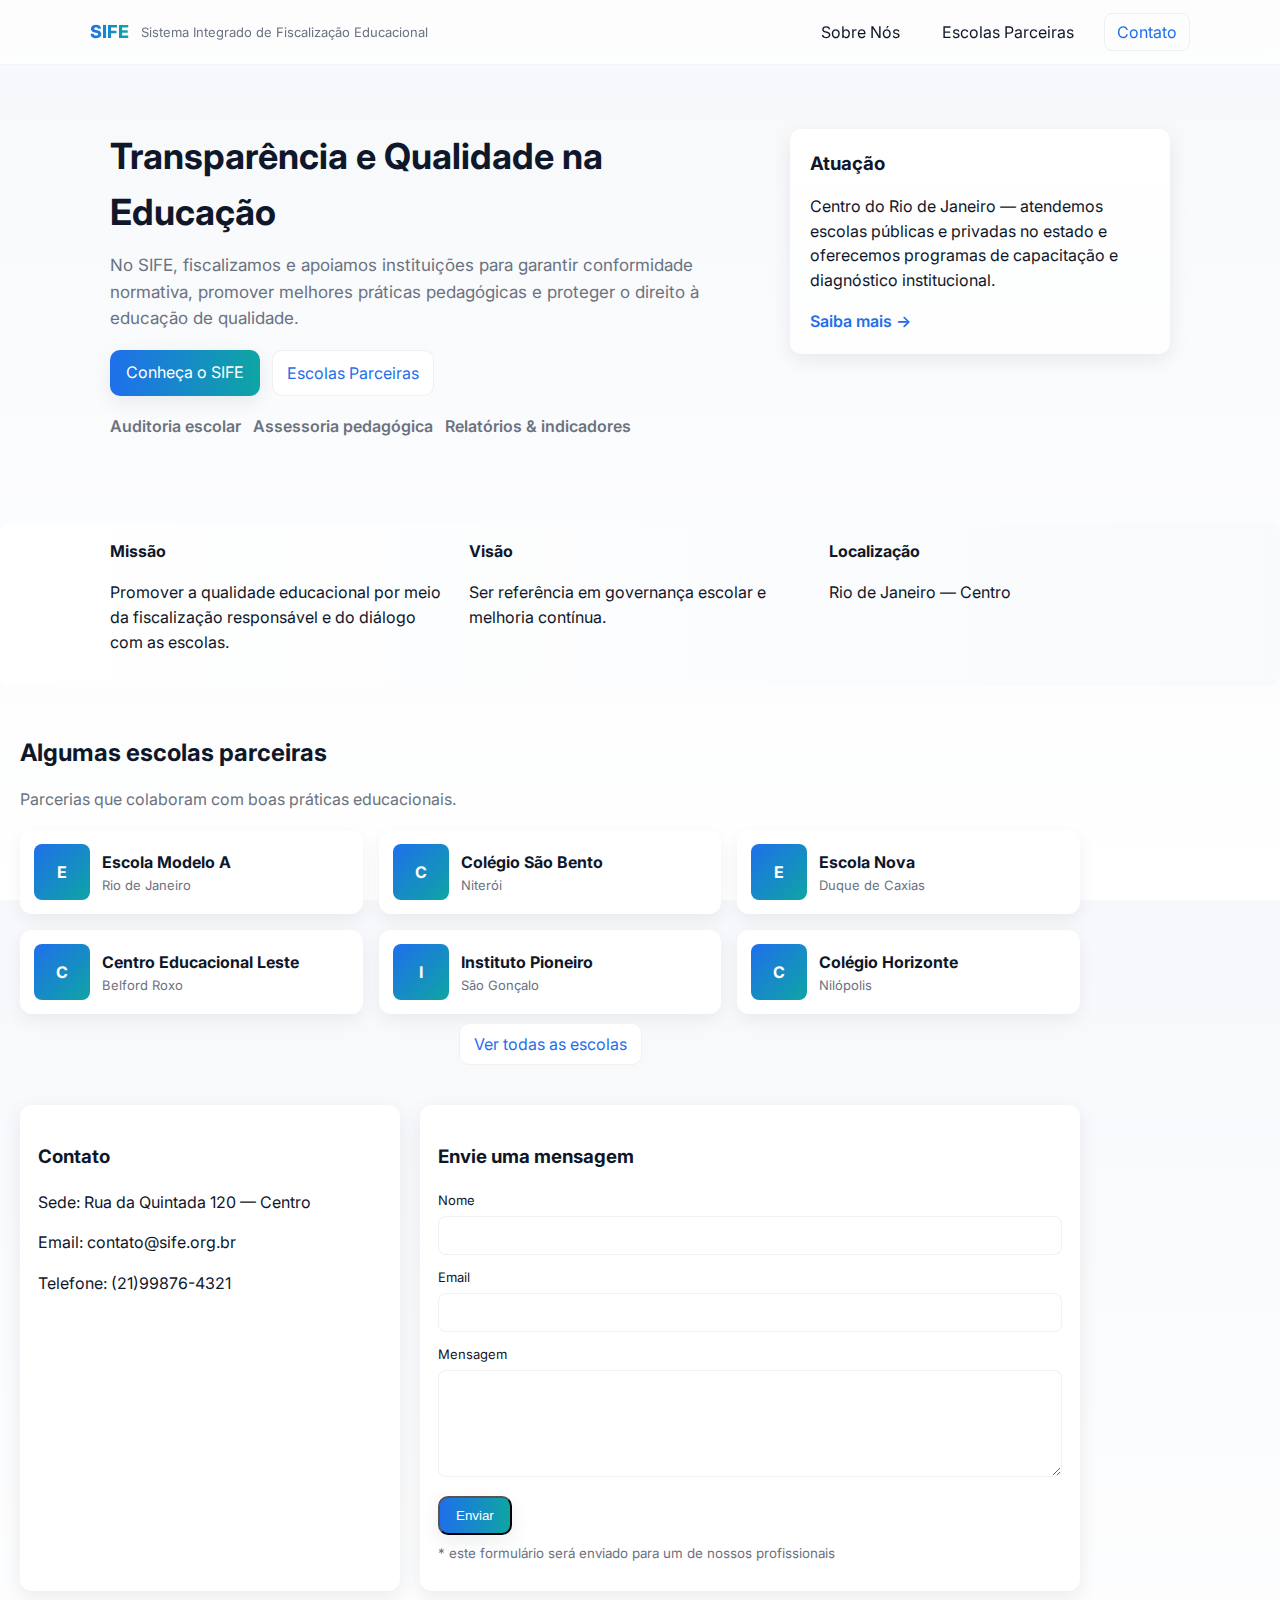
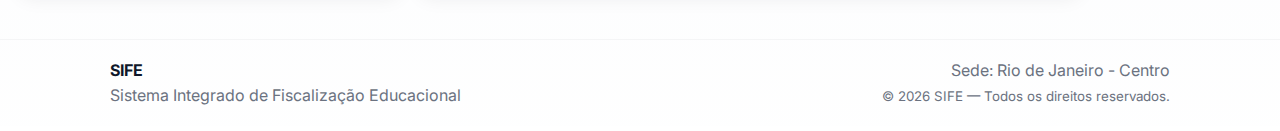
<file: index.html>
<!DOCTYPE html>
<html lang="pt-BR">
<head>
  <meta charset="utf-8" />
  <meta name="viewport" content="width=device-width, initial-scale=1" />
  <title>SIFE — Sistema Integrado de Fiscalização Educacional</title>
  <meta name="description" content="SIFE — Fiscalização e melhoria da qualidade educacional. Sede: Rio de Janeiro - Centro">

  <!-- Google Font -->
  <link href="https://fonts.googleapis.com/css2?family=Inter:wght@300;400;600;700;800&display=swap" rel="stylesheet">

  <!-- Favicon (simple SVG data URI to avoid external file) -->
  <link rel="icon" href="data:image/svg+xml,%3Csvg xmlns='http://www.w3.org/2000/svg' viewBox='0 0 100 100'%3E%3Crect fill='%23224f7a' width='100' height='100' rx='15'/%3E%3Ctext x='50' y='55' font-size='46' text-anchor='middle' font-family='Inter,Arial,sans-serif' fill='%23fff'%3ES%3C/text%3E%3C/svg%3E">

  <!-- Minimal polished styles (overrides default style.css if present) -->
  <style>
    :root{
      --bg:#f6f8fb;
      --card:#ffffff;
      --muted:#6b7280;
      --primary:#1f6feb;
      --accent:#0ea5a4;
      --glass: rgba(255,255,255,0.7);
      --radius:12px;
      --container:1100px;
      --shadow: 0 6px 20px rgba(16,24,40,0.08);
    }

    *{box-sizing:border-box}
    html,body{height:100%}
    body{
      margin:0;
      font-family:Inter,system-ui,-apple-system,"Segoe UI",Roboto,"Helvetica Neue",Arial;
      background: linear-gradient(180deg,var(--bg),#fff);
      color:#0f172a;
      -webkit-font-smoothing:antialiased;
      -moz-osx-font-smoothing:grayscale;
      line-height:1.55;
    }

    .container{max-width:var(--container);margin:0 auto;padding:0 20px}

    /* Header */
    .header{backdrop-filter: blur(6px);position:sticky;top:0;z-index:60;background:rgba(255,255,255,0.72);border-bottom:1px solid rgba(15,23,42,0.04)}
    .header-inner{display:flex;align-items:center;justify-content:space-between;padding:18px 0}
    .brand{display:flex;align-items:center;gap:12px;text-decoration:none;color:inherit}
    .brand-mark{background:linear-gradient(90deg,var(--primary),var(--accent));-webkit-background-clip:text;background-clip:text;color:transparent;font-weight:800;font-size:18px}
    .brand-sub{font-size:13px;color:var(--muted)}
    .nav ul{list-style:none;margin:0;padding:0;display:flex;gap:18px;align-items:center}
    .nav a{color:inherit;text-decoration:none;padding:8px 12px;border-radius:8px}
    .nav a.btn-outline{border:1px solid rgba(15,23,42,0.06);color:var(--primary)}
    .burger{display:none;border:0;background:transparent;padding:8px;cursor:pointer}
    .burger-bar{display:block;width:22px;height:2px;background:#06204a;margin:4px 0;border-radius:2px}

    /* Hero */
    .hero{padding:64px 0}
    .hero-grid{display:grid;grid-template-columns:1fr 380px;gap:28px;align-items:start}
    .hero-content h1{font-size:36px;margin:0 0 12px}
    .lead{color:var(--muted);font-size:17px;margin:0 0 18px}
    .cta-group{display:flex;gap:12px;margin:14px 0}
    .btn-primary{background:linear-gradient(90deg,var(--primary),var(--accent));color:#fff;padding:10px 16px;border-radius:10px;text-decoration:none;box-shadow:var(--shadow);display:inline-block}
    .btn-secondary{background:#fff;border:1px solid rgba(15,23,42,0.06);padding:10px 14px;border-radius:10px;text-decoration:none;color:var(--primary)}
    .features{display:flex;gap:12px;margin:18px 0 0;padding:0;list-style:none;color:var(--muted);font-weight:600}
    .hero-card{background:linear-gradient(180deg,#fff, var(--glass));border-radius:var(--radius);box-shadow:var(--shadow);padding:20px}
    .card-inner h3{margin:0 0 8px}
    .link-more{text-decoration:none;color:var(--primary);font-weight:600}

    /* Info bar */
    .info-bar{margin-top:20px;padding:16px 0;background:linear-gradient(90deg,#fff,#f8fafc);border-radius:12px}
    .info-grid{display:grid;grid-template-columns:repeat(3,1fr);gap:18px}
    .info-grid strong{display:block;margin-bottom:6px}

    /* Partners */
    .section{margin:48px 0}
    .section-head h2{margin:0 0 6px}
    .muted{color:var(--muted)}
    .partners-grid{display:grid;grid-template-columns:repeat(3,1fr);gap:16px;margin-top:18px}
    .partner{background:var(--card);padding:14px;border-radius:12px;box-shadow:0 6px 18px rgba(2,6,23,0.06);display:flex;align-items:center;gap:12px}
    .partner .logo{width:56px;height:56px;border-radius:8px;background:linear-gradient(135deg,var(--primary),var(--accent));display:flex;align-items:center;justify-content:center;color:#fff;font-weight:700}

    /* Contact */
    .section-contact .contact-grid{display:grid;grid-template-columns:380px 1fr;gap:20px}
    .card{background:var(--card);padding:18px;border-radius:12px;box-shadow:var(--shadow)}
    .form-row{margin-bottom:12px}
    label{display:block;margin-bottom:6px;font-size:13px}
    input,textarea{width:100%;padding:10px;border-radius:8px;border:1px solid rgba(15,23,42,0.06);font-size:15px}
    .form-actions{display:flex;flex-direction:column;gap:8px;align-items:flex-start}

    /* Footer */
    .footer{padding:18px 0;margin-top:36px;border-top:1px solid rgba(15,23,42,0.04)}
    .footer-inner{display:flex;justify-content:space-between;align-items:center}

    /* Small screens */
    @media (max-width:900px){
      .hero-grid{grid-template-columns:1fr;gap:20px}
      .partners-grid{grid-template-columns:repeat(2,1fr)}
      .info-grid{grid-template-columns:1fr}
      .section-contact .contact-grid{grid-template-columns:1fr}
      .nav{position:absolute;right:20px;top:70px;background:#fff;padding:12px;border-radius:10px;box-shadow:var(--shadow);display:none}
      .nav.open{display:block}
      .burger{display:block}
    }
    @media (max-width:520px){
      .partners-grid{grid-template-columns:1fr}
      .brand-sub{display:none}
      .hero-content h1{font-size:26px}
    }
  </style>
</head>
<body>
  <header id="header" class="header">
    <div class="container header-inner">
      <a class="brand" href="index.html" aria-label="SIFE - Sistema Integrado de Fiscalização Educacional">
        <span class="brand-mark">SIFE</span>
        <span class="brand-sub">Sistema Integrado de Fiscalização Educacional</span>
      </a>

      <button id="btn-burger" class="burger" aria-label="Abrir menu" aria-expanded="false">
        <span class="burger-bar"></span><span class="burger-bar"></span><span class="burger-bar"></span>
      </button>

      <nav id="nav" class="nav" aria-label="Menu principal">
        <ul>
          <li><a href="sobre.html">Sobre Nós</a></li>
          <li><a href="parceiros.html">Escolas Parceiras</a></li>
          <li><a href="#contato" class="btn-outline">Contato</a></li>
        </ul>
      </nav>
    </div>
  </header>

  <main>
    <!-- Hero -->
    <section class="hero">
      <div class="container hero-grid">
        <div class="hero-content">
          <h1>Transparência e Qualidade na Educação</h1>
          <p class="lead">No SIFE, fiscalizamos e apoiamos instituições para garantir conformidade normativa, promover melhores práticas pedagógicas e proteger o direito à educação de qualidade.</p>

          <div class="cta-group">
            <a class="btn-primary" href="sobre.html">Conheça o SIFE</a>
            <a class="btn-secondary" href="parceiros.html">Escolas Parceiras</a>
          </div>

          <ul class="features">
            <li>Auditoria escolar</li>
            <li>Assessoria pedagógica</li>
            <li>Relatórios &amp; indicadores</li>
          </ul>
        </div>

        <div class="hero-card">
          <div class="card-inner">
            <h3>Atuação</h3>
            <p>Centro do Rio de Janeiro — atendemos escolas públicas e privadas no estado e oferecemos programas de capacitação e diagnóstico institucional.</p>
            <a class="link-more" href="sobre.html">Saiba mais →</a>
          </div>
        </div>
      </div>
    </section>

    <!-- Quick info -->
    <section class="info-bar">
      <div class="container info-grid">
        <div>
          <strong>Missão</strong>
          <p>Promover a qualidade educacional por meio da fiscalização responsável e do diálogo com as escolas.</p>
        </div>
        <div>
          <strong>Visão</strong>
          <p>Ser referência em governança escolar e melhoria contínua.</p>
        </div>
        <div>
          <strong>Localização</strong>
          <p>Rio de Janeiro — Centro</p>
        </div>
      </div>
    </section>

    <!-- Partners preview -->
    <section class="section container">
      <div class="section-head">
        <h2>Algumas escolas parceiras</h2>
        <p class="muted">Parcerias que colaboram com boas práticas educacionais.</p>
      </div>

      <div id="partners-preview" class="partners-grid" aria-live="polite">
        <!-- preenchido dinamicamente via script -->
      </div>

      <div class="center" style="text-align:center;margin-top:18px;">
        <a class="btn-secondary" href="parceiros.html">Ver todas as escolas</a>
      </div>
    </section>

    <!-- Contact -->
    <section id="contato" class="section section-contact container">
      <div class="contact-grid">
        <div class="contact-info card">
          <h3>Contato</h3>
          <p>Sede: Rua da Quintada 120 — Centro</p>
          <p>Email: contato@sife.org.br</p>
          <p>Telefone: (21)99876-4321</p>
        </div>

        <form id="contact-form" class="card contact-form" novalidate>
          <h3>Envie uma mensagem</h3>
          <div class="form-row">
            <label for="nome">Nome</label>
            <input id="nome" name="nome" type="text" required>
          </div>
          <div class="form-row">
            <label for="email">Email</label>
            <input id="email" name="email" type="email" required>
          </div>
          <div class="form-row">
            <label for="mensagem">Mensagem</label>
            <textarea id="mensagem" name="mensagem" rows="5" required></textarea>
          </div>
          <div class="form-actions">
            <button class="btn-primary" type="submit">Enviar</button>
            <small class="muted">* este formulário será enviado para um de nossos profissionais</small>
          </div>
          <div id="contact-msg" class="form-msg" aria-live="polite" style="margin-top:10px;color:var(--muted)"></div>
        </form>
      </div>
    </section>

  </main>

  <footer class="footer">
    <div class="container footer-inner">
      <div>
        <strong>SIFE</strong>
        <div class="muted">Sistema Integrado de Fiscalização Educacional</div>
      </div>

      <div class="footer-right" style="text-align:right">
        <div class="muted">Sede: Rio de Janeiro - Centro</div>
        <small class="muted">© <span id="year"></span> SIFE — Todos os direitos reservados.</small>
      </div>
    </div>
  </footer>

  <!-- Small inline script to power UI niceties -->
  <script>
    // Year
    document.getElementById('year').textContent = new Date().getFullYear();

    // Burger menu
    const btnBurger = document.getElementById('btn-burger');
    const nav = document.getElementById('nav');
    btnBurger.addEventListener('click', () => {
      const open = nav.classList.toggle('open');
      btnBurger.setAttribute('aria-expanded', String(open));
    });

    // Small partners demo (replace with real data in script.js)
    const partners = [
      {name:'Escola Modelo A', city:'Rio de Janeiro'},
      {name:'Colégio São Bento', city:'Niterói'},
      {name:'Escola Nova', city:'Duque de Caxias'},
      {name:'Centro Educacional Leste', city:'Belford Roxo'},
      {name:'Instituto Pioneiro', city:'São Gonçalo'},
      {name:'Colégio Horizonte', city:'Nilópolis'}
    ];
    const preview = document.getElementById('partners-preview');
    partners.slice(0,6).forEach(p => {
      const el = document.createElement('div');
      el.className = 'partner';
      el.innerHTML = '<div class="logo">'+ (p.name.split(' ').slice(0,1)[0][0] || 'E') +'</div><div><strong>'+p.name+'</strong><div class="muted" style="font-size:13px">'+p.city+'</div></div>';
      preview.appendChild(el);
    });

    // Basic contact form handling (demo only)
    const form = document.getElementById('contact-form');
    const msg = document.getElementById('contact-msg');
    form.addEventListener('submit', (e) => {
      e.preventDefault();
      const nome = form.nome.value.trim();
      const email = form.email.value.trim();
      const mensagem = form.mensagem.value.trim();
      if(!nome || !email || !mensagem){
        msg.textContent = 'Por favor preencha todos os campos.';
        msg.style.color = '#c02424';
        return;
      }
      msg.style.color = 'var(--muted)';
      msg.textContent = 'Mensagem enviada! Em breve responderemos pelo e-mail informado.';
      form.reset();
    });
  </script>
</body>
</html>
</file>
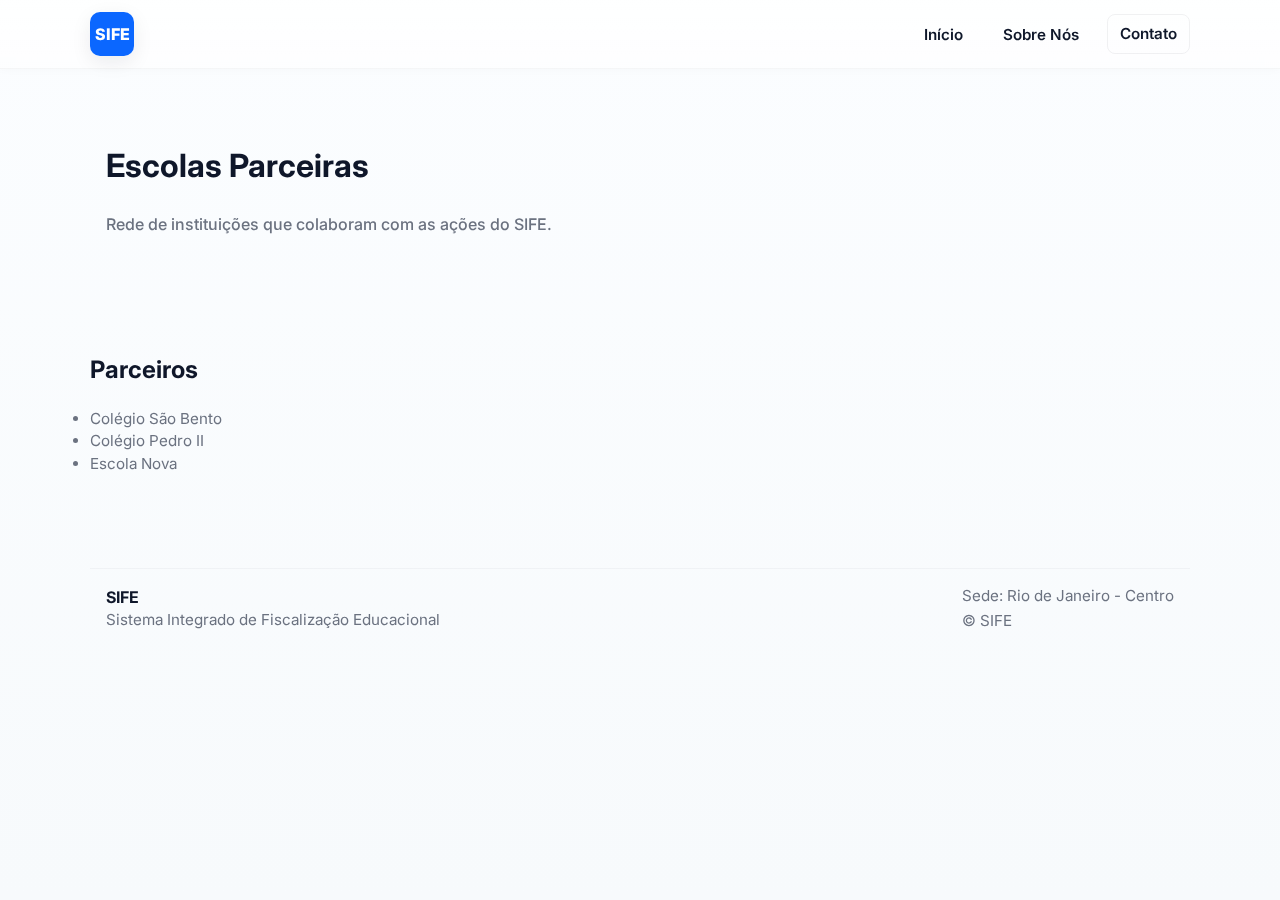
<file: parceiros.html>
<!DOCTYPE html>
<html lang="pt-BR">
<head>
  <meta charset="utf-8" />
  <meta name="viewport" content="width=device-width, initial-scale=1" />
  <title>Escolas Parceiras — SIFE</title>
  <link href="https://fonts.googleapis.com/css2?family=Inter:wght@300;400;600;700;800&display=swap" rel="stylesheet">
  <link rel="stylesheet" href="style.css">
  <meta name="description" content="Escolas parceiras do SIFE">
</head>
<body>
  <header id="header" class="header">
    <div class="container header-inner">
      <a class="brand" href="index.html">
        <span class="brand-mark">SIFE</span>
      </a>

      <button id="btn-burger" class="burger" aria-label="Abrir menu" aria-expanded="false">
        <span class="burger-bar"></span><span class="burger-bar"></span><span class="burger-bar"></span>
      </button>

      <nav id="nav" class="nav">
        <ul>
          <li><a href="index.html">Início</a></li>
          <li><a href="sobre.html">Sobre Nós</a></li>
          <li><a href="#contato" class="btn-outline">Contato</a></li>
        </ul>
      </nav>
    </div>
  </header>

  <main>
    <section class="page-hero">
      <div class="container">
        <h1>Escolas Parceiras</h1>
        <p class="lead">Rede de instituições que colaboram com as ações do SIFE.</p>
      </div>
    </section>

    <section class="section container">
      <div class="section-head">
        <h2>Parceiros</h2>
        <li class="muted">Colégio São Bento</li>
        <li class="muted">Colégio Pedro II</li>
        <li class="muted">Escola Nova</li>
      </div>

      <div id="partners-list" class="partners-grid">
        <!-- cards preenchidos por script.js -->
      </div>
    </section>
  </main>

  <footer class="footer">
    <div class="container footer-inner">
      <div>
        <strong>SIFE</strong>
        <div class="muted">Sistema Integrado de Fiscalização Educacional</div>
      </div>
      <div class="footer-right">
        <div class="muted">Sede: Rio de Janeiro - Centro</div>
        <small class="muted">© <span id="year-3"></span> SIFE</small>
      </div>
    </div>
  </footer>

  <script src="script.js" defer></script>
</body>
</html>
</file>
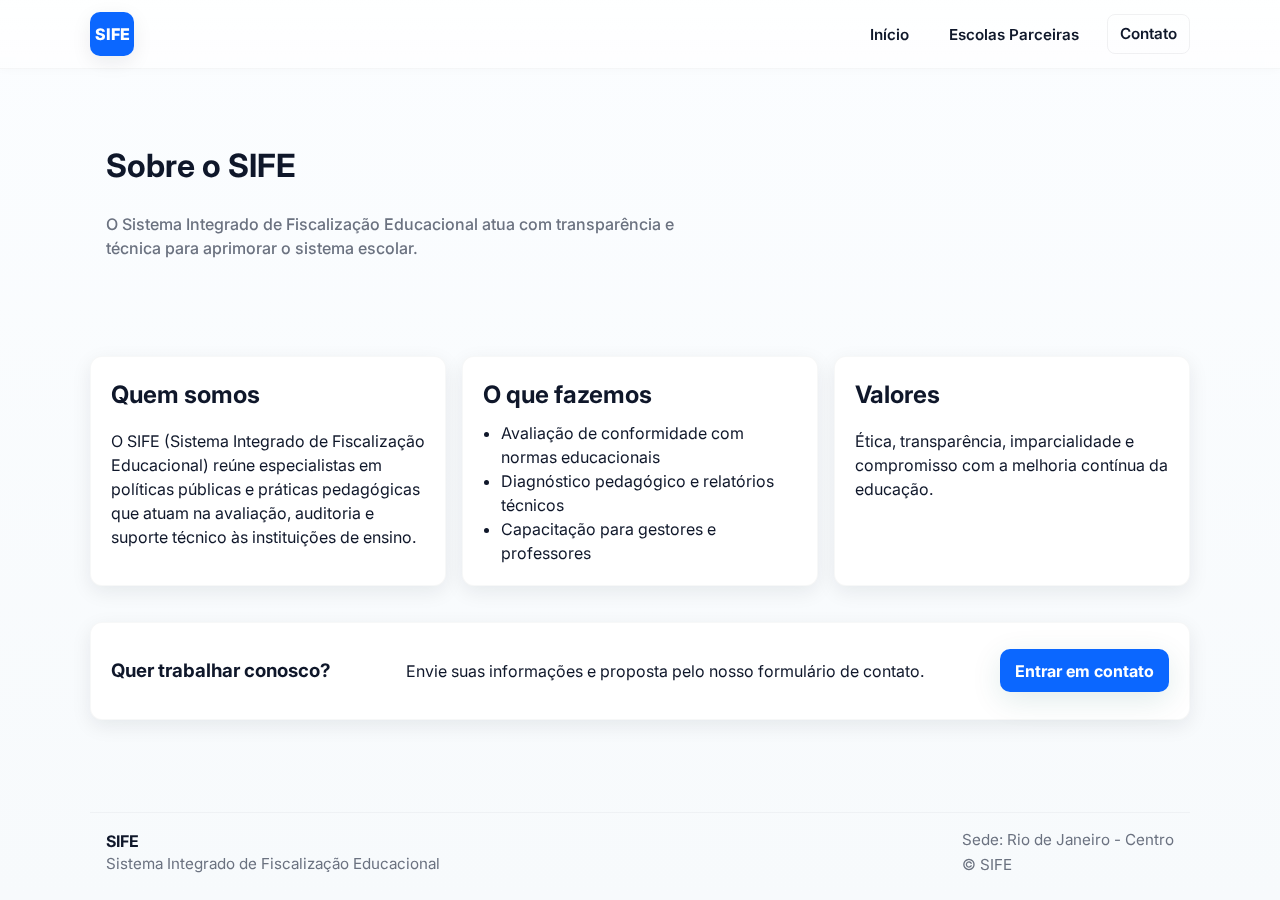
<file: sobre.html>
<!DOCTYPE html>
<html lang="pt-BR">
<head>
  <meta charset="utf-8" />
  <meta name="viewport" content="width=device-width, initial-scale=1" />
  <title>Sobre — SIFE</title>
  <link href="https://fonts.googleapis.com/css2?family=Inter:wght@300;400;600;700;800&display=swap" rel="stylesheet">
  <link rel="stylesheet" href="sobre.css">
  <meta name="description" content="Sobre SIFE - Sistema Integrado de Fiscalização Educacional">
</head>
<body>
  <header id="header" class="header">
    <div class="container header-inner">
      <a class="brand" href="index.html">
        <span class="brand-mark">SIFE</span>
      </a>

      <button id="btn-burger" class="burger" aria-label="Abrir menu" aria-expanded="false">
        <span class="burger-bar"></span><span class="burger-bar"></span><span class="burger-bar"></span>
      </button>

      <nav id="nav" class="nav">
        <ul>
          <li><a href="index.html">Início</a></li>
          <li><a href="parceiros.html">Escolas Parceiras</a></li>
          <li><a href="#contato" class="btn-outline">Contato</a></li>
        </ul>
      </nav>
    </div>
  </header>

  <main>
    <section class="page-hero">
      <div class="container">
        <h1>Sobre o SIFE</h1>
        <p class="lead">O Sistema Integrado de Fiscalização Educacional atua com transparência e técnica para aprimorar o sistema escolar.</p>
      </div>
    </section>

    <section class="section container">
      <div class="content-grid">
        <article class="card">
          <h2>Quem somos</h2>
          <p>O SIFE (Sistema Integrado de Fiscalização Educacional) reúne especialistas em políticas públicas e práticas pedagógicas que atuam na avaliação, auditoria e suporte técnico às instituições de ensino.</p>
        </article>

        <article class="card">
          <h2>O que fazemos</h2>
          <ul>
            <li>Avaliação de conformidade com normas educacionais</li>
            <li>Diagnóstico pedagógico e relatórios técnicos</li>
            <li>Capacitação para gestores e professores</li>
          </ul>
        </article>

        <article class="card">
          <h2>Valores</h2>
          <p>Ética, transparência, imparcialidade e compromisso com a melhoria contínua da educação.</p>
        </article>
      </div>
    </section>

    <!-- CTA -->
    <section class="section cta container">
      <div class="cta-card card">
        <h3>Quer trabalhar conosco?</h3>
        <p>Envie suas informações e proposta pelo nosso formulário de contato.</p>
        <a href="index.html#contato" class="btn-primary">Entrar em contato</a>
      </div>
    </section>

  </main>

  <footer class="footer">
    <div class="container footer-inner">
      <div>
        <strong>SIFE</strong>
        <div class="muted">Sistema Integrado de Fiscalização Educacional</div>
      </div>
      <div class="footer-right">
        <div class="muted">Sede: Rio de Janeiro - Centro</div>
        <small class="muted">© <span id="year-2"></span> SIFE</small>
      </div>
    </div>
  </footer>

  <script src="script.js" defer></script>
</body>
</html>
</file>
<file: style.css>
:root{
  --bg:#f7fafc;
  --card:#ffffff;
  --muted:#6b7280;
  --accent:#0b67ff;
  --accent-600:#0b67ff;
  --text:#0f172a;
  --glass: rgba(255,255,255,0.6);
  --radius:12px;
  --container:1100px;
  --shadow: 0 6px 20px rgba(16,24,40,0.08);
  font-family: Inter, system-ui, -apple-system, "Segoe UI", Roboto, "Helvetica Neue", Arial;
  color-scheme: light;
}

*{box-sizing:border-box}
html,body{height:100%}
body{
  margin:0;
  background:linear-gradient(180deg, #fbfdff 0%, var(--bg) 100%);
  color:var(--text);
  -webkit-font-smoothing:antialiased;
  -moz-osx-font-smoothing:grayscale;
  line-height:1.5;
  font-size:16px;
}

.container{
  width:clamp(320px, 92%, var(--container));
  margin:0 auto;
  padding:0 1rem;
}

/* Accessible skip link for keyboard users */
.skip-link{
  position: absolute;
  left: -9999px;
  top:auto;
  width:1px;
  height:1px;
  overflow:hidden;
}
.skip-link:focus{
  left:1rem;
  top:1rem;
  width:auto;
  height:auto;
  padding:.5rem .75rem;
  background:#0f172a;
  color:#fff;
  border-radius:6px;
  z-index:9999;
}

/* Header */
.header{
  position:sticky;
  top:0;
  z-index:40;
  backdrop-filter:saturate(120%) blur(6px);
  background: linear-gradient(180deg, rgba(255,255,255,0.72), rgba(255,255,255,0.6));
  border-bottom:1px solid rgba(15,23,42,0.04);
  box-shadow:0 2px 8px rgba(16,24,40,0.02);
}
.header-inner{
  display:flex;
  align-items:center;
  gap:1rem;
  padding:.75rem 0;
}

/* Brand */
.brand{
  display:inline-flex;
  align-items:center;
  gap:.75rem;
  text-decoration:none;
  color:var(--text);
  font-weight:700;
}
.brand-mark{
  display:inline-grid;
  place-items:center;
  width:44px;
  height:44px;
  background:linear-gradient(135deg,var(--accent),var(--accent-600));
  color:#fff;
  border-radius:10px;
  box-shadow:var(--shadow);
  font-weight:800;
  font-size:1rem;
}

/* Nav */
.nav{
  margin-left:auto;
}
.nav ul{
  list-style:none;
  display:flex;
  gap:1rem;
  margin:0;
  padding:0;
  align-items:center;
}
.nav a{
  text-decoration:none;
  padding:.5rem .75rem;
  color:var(--text);
  border-radius:8px;
  transition:all .18s ease;
  font-weight:600;
  font-size:.95rem;
}
.nav a:hover{ background:rgba(14,165,164,0.06); color:var(--accent-600) }
.btn-outline{
  border:1px solid rgba(15,23,42,0.06);
  padding:.45rem .8rem;
  display:inline-block;
}

/* Burger (mobile) */
.burger{
  display:none;
  background:transparent;
  border:0;
  cursor:pointer;
  padding:.4rem;
}
.burger-bar{
  display:block;
  width:20px;
  height:2px;
  background:var(--text);
  margin:4px 0;
  transition:transform .25s ease, opacity .25s ease;
}

/* Hero */
.page-hero{
  padding:3.25rem 0 2.75rem;
}
.page-hero .lead{
  margin-top:.5rem;
  color:var(--muted);
  max-width:60ch;
  font-weight:500;
}

/* Layout */
.section{ padding:2.25rem 0 }
.content-grid{
  display:grid;
  grid-template-columns:repeat(3,1fr);
  gap:1rem;
}
.card{
  background:var(--card);
  padding:1.25rem;
  border-radius:var(--radius);
  box-shadow:var(--shadow);
  border:1px solid rgba(15,23,42,0.03);
}
.card h2{ margin-top:0; margin-bottom:.5rem }
.card ul{ margin:0; padding-left:1.1rem }

/* CTA */
.cta{
  padding-top:0;
}
.cta-card{
  display:flex;
  align-items:center;
  justify-content:space-between;
  gap:1rem;
}
.cta-card h3{ margin:.2rem 0 }
.btn-primary{
  display:inline-flex;
  align-items:center;
  gap:.5rem;
  background:linear-gradient(180deg,var(--accent),var(--accent-600));
  color:#fff;
  padding:.6rem .95rem;
  border-radius:10px;
  text-decoration:none;
  font-weight:700;
  box-shadow:0 8px 30px rgba(6,95,92,0.12);
}

/* Footer */
.footer{
  margin-top:2.5rem;
  padding:1rem 0;
  background:transparent;
}
.footer-inner{
  display:flex;
  justify-content:space-between;
  align-items:center;
  gap:1rem;
  border-top:1px solid rgba(15,23,42,0.04);
  padding-top:1rem;
}
.muted{ color:var(--muted); font-size:.95rem }

/* Small screens */
@media (max-width:900px){
  .content-grid{ grid-template-columns:repeat(2,1fr) }
  .nav ul{ display:none }
  .burger{ display:inline-flex; margin-left:auto }
  .nav.open ul{ display:flex; position:absolute; right:1rem; top:68px; flex-direction:column; background:var(--card); padding:.75rem; border-radius:10px; box-shadow:var(--shadow); min-width:200px }
  .cta-card{ flex-direction:column; align-items:flex-start }
}

/* Very small */
@media (max-width:560px){
  .content-grid{ grid-template-columns:1fr }
  .brand-mark{ width:40px; height:40px; font-size:.92rem }
  .footer-inner{ flex-direction:column; align-items:flex-start; gap:.5rem }
}

/* Focus styles */
:focus{ outline: none }
:focus-visible{ outline:3px solid rgba(14,165,164,0.18); border-radius:8px; }

/* Reduced motion */
@media (prefers-reduced-motion:reduce){
  *{ transition:none !important }
}
</file>
<file: sobre.css>
:root{
  --bg:#f7fafc;
  --card:#ffffff;
  --muted:#6b7280;
  --accent:#0b67ff;
  --accent-600:#0b67ff;
  --text:#0f172a;
  --glass: rgba(255,255,255,0.6);
  --radius:12px;
  --container:1100px;
  --shadow: 0 6px 20px rgba(16,24,40,0.08);
  font-family: Inter, system-ui, -apple-system, "Segoe UI", Roboto, "Helvetica Neue", Arial;
  color-scheme: light;
}

*{box-sizing:border-box}
html,body{height:100%}
body{
  margin:0;
  background:linear-gradient(180deg, #fbfdff 0%, var(--bg) 100%);
  color:var(--text);
  -webkit-font-smoothing:antialiased;
  -moz-osx-font-smoothing:grayscale;
  line-height:1.5;
  font-size:16px;
}

.container{
  width:clamp(320px, 92%, var(--container));
  margin:0 auto;
  padding:0 1rem;
}

/* Accessible skip link for keyboard users */
.skip-link{
  position: absolute;
  left: -9999px;
  top:auto;
  width:1px;
  height:1px;
  overflow:hidden;
}
.skip-link:focus{
  left:1rem;
  top:1rem;
  width:auto;
  height:auto;
  padding:.5rem .75rem;
  background:#0f172a;
  color:#fff;
  border-radius:6px;
  z-index:9999;
}

/* Header */
.header{
  position:sticky;
  top:0;
  z-index:40;
  backdrop-filter:saturate(120%) blur(6px);
  background: linear-gradient(180deg, rgba(255,255,255,0.72), rgba(255,255,255,0.6));
  border-bottom:1px solid rgba(15,23,42,0.04);
  box-shadow:0 2px 8px rgba(16,24,40,0.02);
}
.header-inner{
  display:flex;
  align-items:center;
  gap:1rem;
  padding:.75rem 0;
}

/* Brand */
.brand{
  display:inline-flex;
  align-items:center;
  gap:.75rem;
  text-decoration:none;
  color:var(--text);
  font-weight:700;
}
.brand-mark{
  display:inline-grid;
  place-items:center;
  width:44px;
  height:44px;
  background:linear-gradient(135deg,var(--accent),var(--accent-600));
  color:#fff;
  border-radius:10px;
  box-shadow:var(--shadow);
  font-weight:800;
  font-size:1rem;
}

/* Nav */
.nav{
  margin-left:auto;
}
.nav ul{
  list-style:none;
  display:flex;
  gap:1rem;
  margin:0;
  padding:0;
  align-items:center;
}
.nav a{
  text-decoration:none;
  padding:.5rem .75rem;
  color:var(--text);
  border-radius:8px;
  transition:all .18s ease;
  font-weight:600;
  font-size:.95rem;
}
.nav a:hover{ background:rgba(14,165,164,0.06); color:var(--accent-600) }
.btn-outline{
  border:1px solid rgba(15,23,42,0.06);
  padding:.45rem .8rem;
  display:inline-block;
}

/* Burger (mobile) */
.burger{
  display:none;
  background:transparent;
  border:0;
  cursor:pointer;
  padding:.4rem;
}
.burger-bar{
  display:block;
  width:20px;
  height:2px;
  background:var(--text);
  margin:4px 0;
  transition:transform .25s ease, opacity .25s ease;
}

/* Hero */
.page-hero{
  padding:3.25rem 0 2.75rem;
}
.page-hero .lead{
  margin-top:.5rem;
  color:var(--muted);
  max-width:60ch;
  font-weight:500;
}

/* Layout */
.section{ padding:2.25rem 0 }
.content-grid{
  display:grid;
  grid-template-columns:repeat(3,1fr);
  gap:1rem;
}
.card{
  background:var(--card);
  padding:1.25rem;
  border-radius:var(--radius);
  box-shadow:var(--shadow);
  border:1px solid rgba(15,23,42,0.03);
}
.card h2{ margin-top:0; margin-bottom:.5rem }
.card ul{ margin:0; padding-left:1.1rem }

/* CTA */
.cta{
  padding-top:0;
}
.cta-card{
  display:flex;
  align-items:center;
  justify-content:space-between;
  gap:1rem;
}
.cta-card h3{ margin:.2rem 0 }
.btn-primary{
  display:inline-flex;
  align-items:center;
  gap:.5rem;
  background:linear-gradient(180deg,var(--accent),var(--accent-600));
  color:#fff;
  padding:.6rem .95rem;
  border-radius:10px;
  text-decoration:none;
  font-weight:700;
  box-shadow:0 8px 30px rgba(6,95,92,0.12);
}

/* Footer */
.footer{
  margin-top:2.5rem;
  padding:1rem 0;
  background:transparent;
}
.footer-inner{
  display:flex;
  justify-content:space-between;
  align-items:center;
  gap:1rem;
  border-top:1px solid rgba(15,23,42,0.04);
  padding-top:1rem;
}
.muted{ color:var(--muted); font-size:.95rem }

/* Small screens */
@media (max-width:900px){
  .content-grid{ grid-template-columns:repeat(2,1fr) }
  .nav ul{ display:none }
  .burger{ display:inline-flex; margin-left:auto }
  .nav.open ul{ display:flex; position:absolute; right:1rem; top:68px; flex-direction:column; background:var(--card); padding:.75rem; border-radius:10px; box-shadow:var(--shadow); min-width:200px }
  .cta-card{ flex-direction:column; align-items:flex-start }
}

/* Very small */
@media (max-width:560px){
  .content-grid{ grid-template-columns:1fr }
  .brand-mark{ width:40px; height:40px; font-size:.92rem }
  .footer-inner{ flex-direction:column; align-items:flex-start; gap:.5rem }
}

/* Focus styles */
:focus{ outline: none }
:focus-visible{ outline:3px solid rgba(14,165,164,0.18); border-radius:8px; }

/* Reduced motion */
@media (prefers-reduced-motion:reduce){
  *{ transition:none !important }
}
</file>
